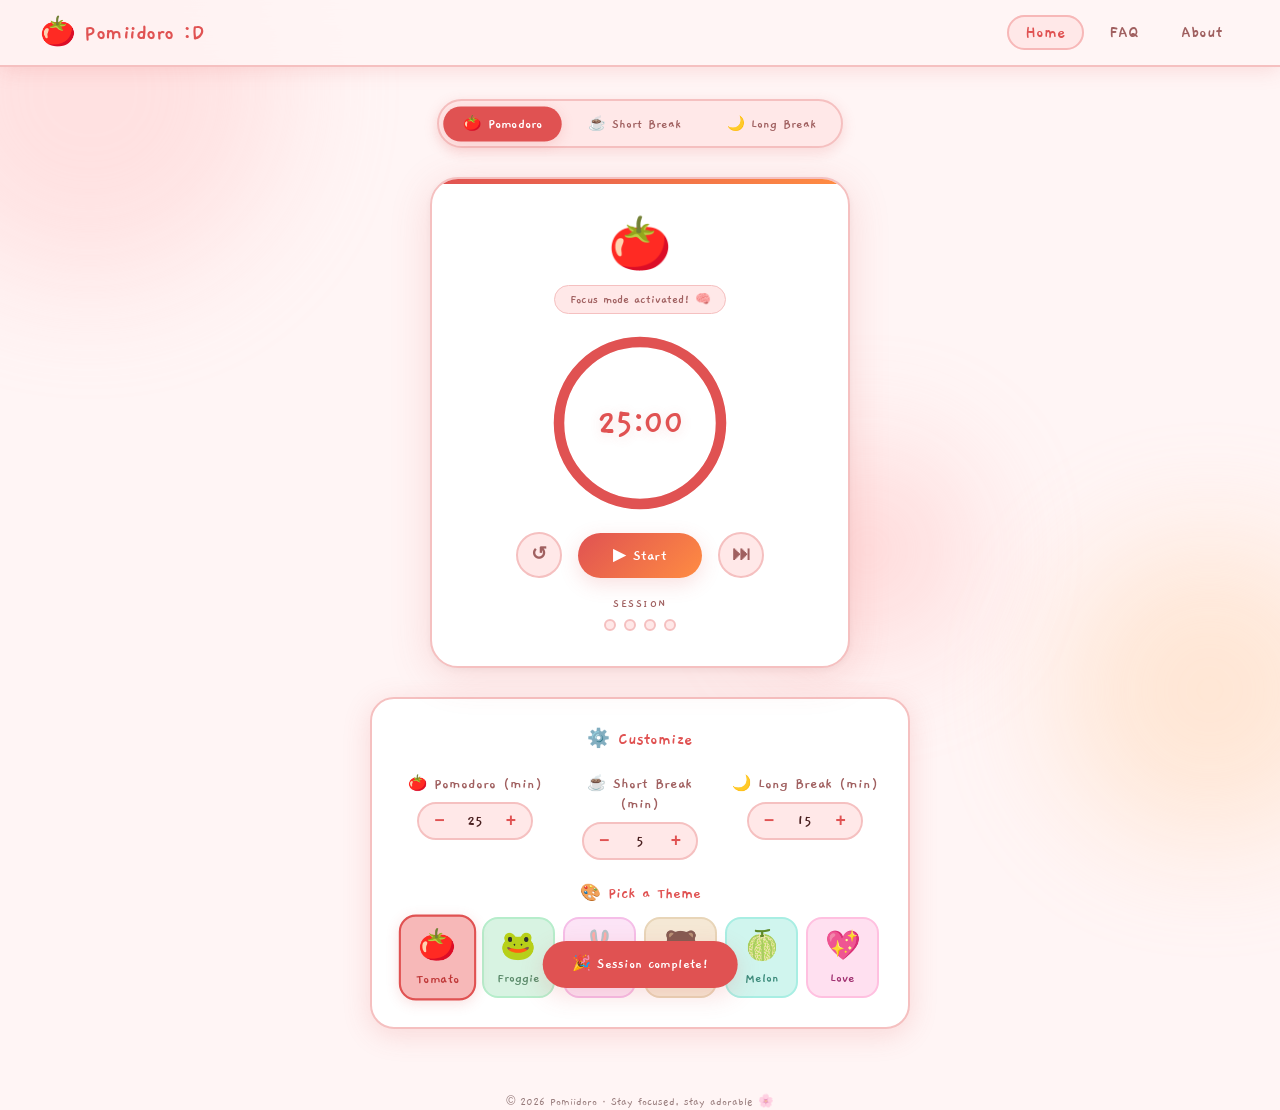
<file: index.html>
<!DOCTYPE html>
<html lang="en" data-theme="tomato">

<head>
    <meta charset="UTF-8" />
    <meta name="viewport" content="width=device-width, initial-scale=1.0" />
    <title>Pomiidoro 🍅</title>
    <link rel="preconnect" href="https://fonts.googleapis.com">
    <link rel="preconnect" href="https://fonts.gstatic.com" crossorigin>
    <link href="https://fonts.googleapis.com/css2?family=Gaegu:wght@400;700&display=swap" rel="stylesheet">
    <link rel="stylesheet" href="style.css">
</head>

<body>

    <!-- Floating background blobs -->
    <div class="bg-blob blob1"></div>
    <div class="bg-blob blob2"></div>
    <div class="bg-blob blob3"></div>

    <!-- NAVBAR -->
    <nav class="navbar">
        <div class="nav-brand">
            <span class="brand-emoji">🍅</span>
            <span class="brand-name">Pomiidoro :D</span>
        </div>
        <ul class="nav-links">
            <li><a href="index.html" class="nav-link active">Home</a></li>
            <li><a href="faq.html" class="nav-link">FAQ</a></li>
            <li><a href="about.html" class="nav-link">About</a></li>
        </ul>
    </nav>

    <!-- MAIN CONTENT -->
    <main class="main-container">

        <!-- Mode Tabs -->
        <div class="mode-tabs">
            <button class="mode-btn active" data-mode="pomodoro">🍅 Pomodoro</button>
            <button class="mode-btn" data-mode="short">☕ Short Break</button>
            <button class="mode-btn" data-mode="long">🌙 Long Break</button>
        </div>

        <!-- Timer Card -->
        <div class="timer-card">
            <div class="mascot-area">
                <div class="mascot" id="mascot">🍅</div>
                <div class="mascot-speech" id="mascotSpeech">Let's focus! You got this~ 💪</div>
            </div>

            <div class="timer-display">
                <span id="timerDisplay">25:00</span>
            </div>

            <div class="progress-ring-wrap">
                <svg class="progress-ring" viewBox="0 0 120 120">
                    <circle class="progress-bg" cx="60" cy="60" r="54" />
                    <circle class="progress-fill" id="progressCircle" cx="60" cy="60" r="54" />
                </svg>
            </div>

            <!-- Controls -->
            <div class="controls">
                <button class="ctrl-btn" id="resetBtn" title="Reset">↺</button>
                <button class="ctrl-btn play-btn" id="startPauseBtn">▶ Start</button>
                <button class="ctrl-btn" id="skipBtn" title="Skip">⏭</button>
            </div>

            <!-- Session counter -->
            <div class="session-info">
                <span class="session-label">Session</span>
                <div class="session-dots" id="sessionDots">
                    <span class="dot"></span>
                    <span class="dot"></span>
                    <span class="dot"></span>
                    <span class="dot"></span>
                </div>
            </div>
        </div>

        <!-- Settings Panel -->
        <div class="settings-panel">
            <h3 class="settings-title">⚙️ Customize</h3>

            <div class="settings-grid">
                <div class="setting-item">
                    <label>🍅 Pomodoro (min)</label>
                    <div class="number-input">
                        <button class="num-btn" onclick="changeTime('pomodoro', -1)">−</button>
                        <input type="number" id="pomodoroTime" value="25" min="1" max="60" />
                        <button class="num-btn" onclick="changeTime('pomodoro', 1)">+</button>
                    </div>
                </div>
                <div class="setting-item">
                    <label>☕ Short Break (min)</label>
                    <div class="number-input">
                        <button class="num-btn" onclick="changeTime('short', -1)">−</button>
                        <input type="number" id="shortTime" value="5" min="1" max="30" />
                        <button class="num-btn" onclick="changeTime('short', 1)">+</button>
                    </div>
                </div>
                <div class="setting-item">
                    <label>🌙 Long Break (min)</label>
                    <div class="number-input">
                        <button class="num-btn" onclick="changeTime('long', -1)">−</button>
                        <input type="number" id="longTime" value="15" min="1" max="60" />
                        <button class="num-btn" onclick="changeTime('long', 1)">+</button>
                    </div>
                </div>
            </div>

            <!-- Theme Selection -->
            <div class="theme-section">
                <h4 class="theme-title">🎨 Pick a Theme</h4>
                <div class="theme-grid">
                    <button class="theme-btn active" data-theme="tomato" title="Tomato">
                        <span class="theme-emoji">🍅</span>
                        <span>Tomato</span>
                    </button>
                    <button class="theme-btn" data-theme="froggie" title="Froggie">
                        <span class="theme-emoji">🐸</span>
                        <span>Froggie</span>
                    </button>
                    <button class="theme-btn" data-theme="bunny" title="Bunny">
                        <span class="theme-emoji">🐰</span>
                        <span>Bunny</span>
                    </button>
                    <button class="theme-btn" data-theme="bear" title="Bear">
                        <span class="theme-emoji">🐻</span>
                        <span>Bear</span>
                    </button>
                    <button class="theme-btn" data-theme="melon" title="Melon">
                        <span class="theme-emoji">🍈</span>
                        <span>Melon</span>
                    </button>
                    <button class="theme-btn" data-theme="valentine" title="Valentine">
                        <span class="theme-emoji">💖</span>
                        <span>Love</span>
                    </button>
                </div>
            </div>
        </div>

    </main>

    <!-- Completion Toast -->
    <div class="toast" id="toast">
        <span id="toastMsg">🎉 Session complete!</span>
    </div>
    <!-- FOOTER -->
    <footer class="footer">
        <p class="footer-sub">© 2026 Pomiidoro · Stay focused, stay adorable 🌸</p>
    </footer>

    <script src="script.js"></script>
</body>

</html>
</file>
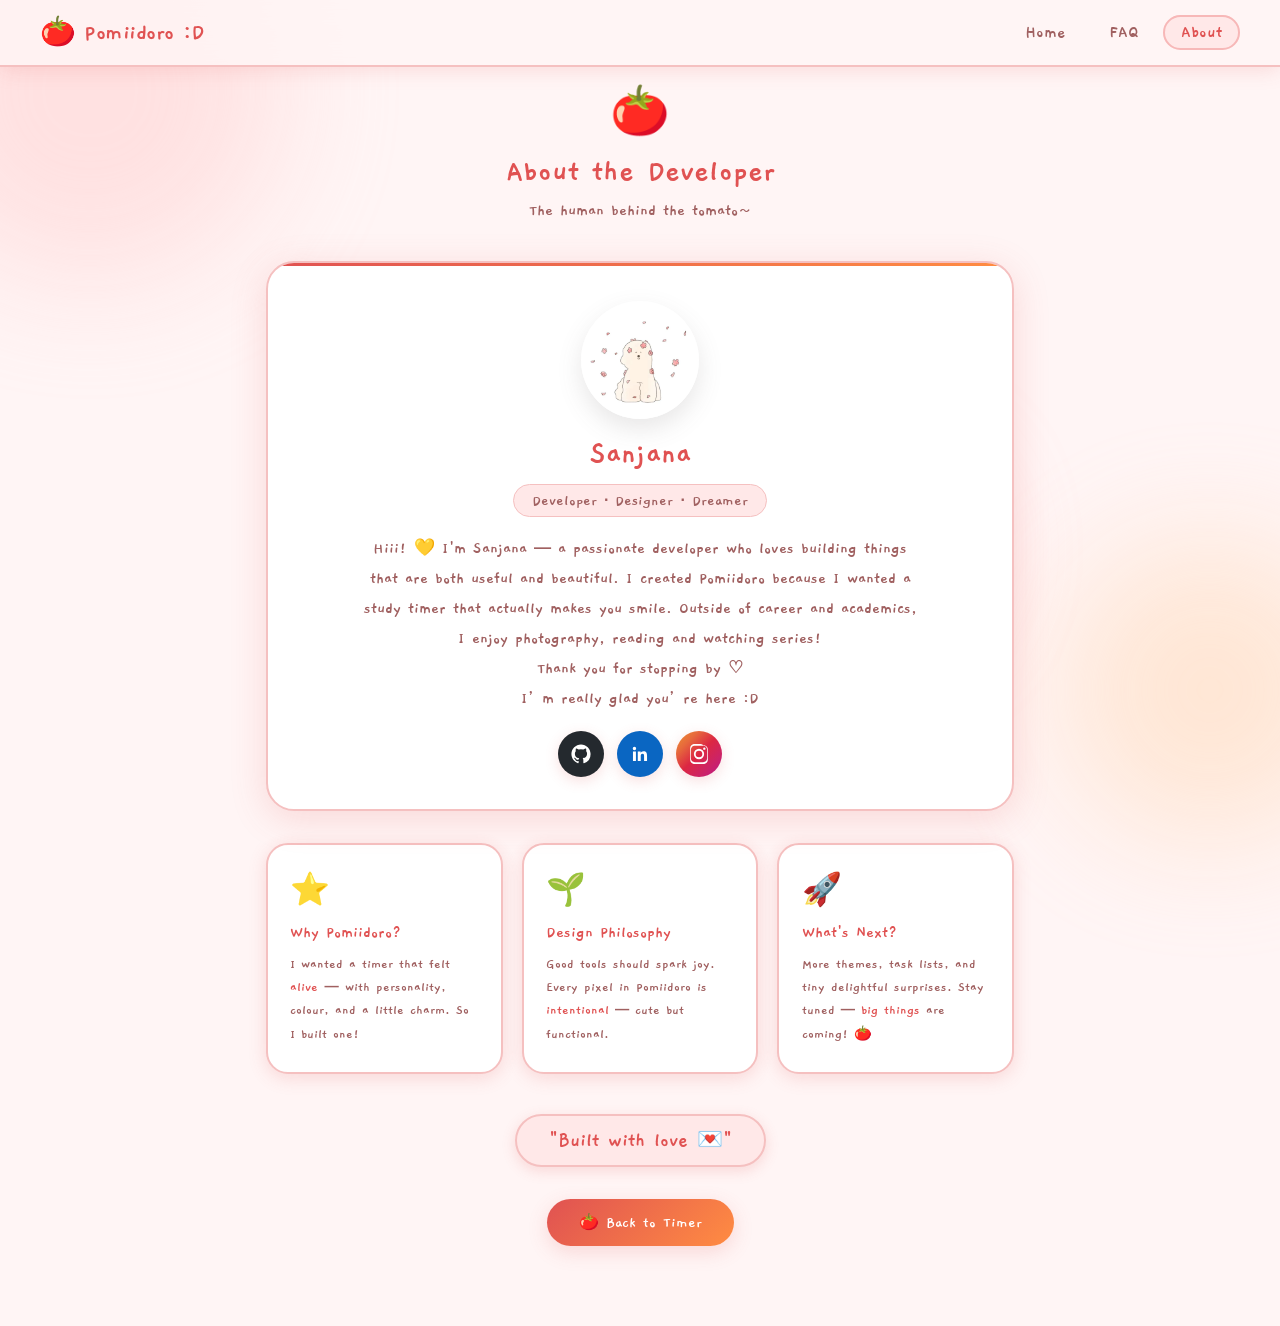
<file: about.html>
<!DOCTYPE html>
<html lang="en" data-theme="tomato">

<head>
    <meta charset="UTF-8" />
    <meta name="viewport" content="width=device-width, initial-scale=1.0" />
    <title>About – Pomiidoro 🍅</title>
    <link rel="preconnect" href="https://fonts.googleapis.com">
    <link rel="preconnect" href="https://fonts.gstatic.com" crossorigin>
    <link href="https://fonts.googleapis.com/css2?family=Gaegu:wght@400;700&display=swap" rel="stylesheet">
    <link rel="stylesheet" href="style.css">
    <style>
        .about-profile-card {
            background: var(--card);
            border: 2.5px solid var(--border);
            border-radius: 28px;
            padding: 2.4rem 2rem 2rem;
            box-shadow: 0 8px 36px var(--shadow);
            display: flex;
            flex-direction: column;
            align-items: center;
            gap: 0.75rem;
            margin-bottom: 2rem;
            position: relative;
            overflow: hidden;
        }

        .about-profile-card::before {
            content: '';
            position: absolute;
            top: 0;
            left: 0;
            right: 0;
            height: 3px;
            background: linear-gradient(90deg, var(--primary), var(--accent));
            border-radius: 28px 28px 0 0;
        }

        .profile-img {
            width: 118px;
            height: 118px;
            border-radius: 50%;
            object-fit: cover;
            box-shadow: 0 10px 25px rgba(98, 96, 96, 0.15);
        }

        .about-name {
            font-family: "Gaegu", sans-serif;
            font-size: 2rem;
            font-weight: 800;
            color: var(--primary);
            line-height: 1.1;
        }

        .about-role {
            font-size: 1rem;
            font-weight: 700;
            color: var(--text-muted);
            background: var(--bg2);
            padding: 0.35rem 1.1rem;
            border-radius: 50px;
            border: 1.5px solid var(--border);
        }

        .about-bio {
            font-size: 1.07rem;
            color: var(--text-muted);
            line-height: 1.75;
            font-weight: 600;
            text-align: center;
            max-width: 560px;
            margin-top: 0.3rem;
        }

        .social-links {
            display: flex;
            gap: 0.8rem;
            margin-top: 0.3rem;
        }

        .social-btn {
            display: flex;
            align-items: center;
            justify-content: center;
            width: 46px;
            height: 46px;
            border-radius: 50%;
            font-size: 1.2rem;
            color: #fff;
            text-decoration: none;
            transition: transform 0.2s, box-shadow 0.2s;
            box-shadow: 0 4px 14px var(--shadow);
        }

        .social-btn:hover {
            transform: translateY(-4px) scale(1.1);
            box-shadow: 0 8px 22px var(--shadow);
        }

        .social-btn.github {
            background: #24292e;
        }

        .social-btn.linkedin {
            background: #0a66c2;
        }

        .social-btn.instagram {
            background: linear-gradient(135deg, #f09433, #e6683c, #dc2743, #cc2366, #bc1888);
        }
    </style>
</head>

<body>

    <div class="bg-blob blob1"></div>
    <div class="bg-blob blob2"></div>
    <div class="bg-blob blob3"></div>

    <nav class="navbar">
        <div class="nav-brand">
            <span class="brand-emoji">🍅</span>
            <span class="brand-name">Pomiidoro :D</span>
        </div>
        <ul class="nav-links">
            <li><a href="index.html" class="nav-link">Home</a></li>
            <li><a href="faq.html" class="nav-link">FAQ</a></li>
            <li><a href="about.html" class="nav-link active">About</a></li>
        </ul>
    </nav>

    <main class="page-content">

        <div class="page-hero">
            <div class="page-mascot about-mascot">🍅</div>
            <h1 class="page-title">About the Developer</h1>
            <p class="page-subtitle">The human behind the tomato~</p>
        </div>

        <!-- Profile card -->
        <div class="about-profile-card">

            <div class="about-avatar">
                <img src="pfp.jpeg" alt="Your Photo" class="profile-img">
            </div>
            <div class="about-name">Sanjana</div>
            <div class="about-role">Developer · Designer · Dreamer</div>

            <p class="about-bio">
                Hiii! 💛 I'm Sanjana — a passionate developer who loves building things that are both useful and
                beautiful.
                I created Pomiidoro because I wanted a study timer that actually makes you smile.
                Outside of career and academics, I enjoy photography, reading and watching series!<br>
                Thank you for stopping by ♡<br>
                I’m really glad you’re here :D

            </p>

            <div class="social-links">
                <a href="https://github.com/ssanjanasharma" target="_blank" class="social-btn github" title="GitHub">
                    <svg width="20" height="20" viewBox="0 0 24 24" fill="currentColor">
                        <path
                            d="M12 .5C5.65.5.5 5.65.5 12c0 5.1 3.29 9.43 7.86 10.96.57.1.78-.25.78-.55v-1.93c-3.19.69-3.86-1.54-3.86-1.54-.52-1.33-1.27-1.68-1.27-1.68-1.04-.71.08-.7.08-.7 1.15.08 1.75 1.18 1.75 1.18 1.02 1.75 2.68 1.24 3.33.95.1-.74.4-1.24.72-1.52-2.55-.29-5.23-1.27-5.23-5.67 0-1.25.45-2.27 1.18-3.07-.12-.29-.51-1.45.11-3.02 0 0 .96-.31 3.15 1.17a10.93 10.93 0 0 1 5.74 0c2.18-1.48 3.14-1.17 3.14-1.17.63 1.57.23 2.73.11 3.02.74.8 1.18 1.82 1.18 3.07 0 4.41-2.69 5.38-5.25 5.66.41.36.78 1.07.78 2.15v3.19c0 .3.2.66.79.55A11.51 11.51 0 0 0 23.5 12C23.5 5.65 18.35.5 12 .5z" />
                    </svg>
                </a>
                <a href="https://www.linkedin.com/in/sanjana-kumari-sharma/" target="_blank" class="social-btn linkedin"
                    title="LinkedIn">
                    <svg width="20" height="20" viewBox="0 0 24 24" fill="currentColor">
                        <path
                            d="M20.45 20.45h-3.56v-5.57c0-1.33-.03-3.04-1.85-3.04-1.86 0-2.14 1.45-2.14 2.95v5.66H9.34V9h3.42v1.56h.05c.48-.9 1.64-1.85 3.37-1.85 3.6 0 4.27 2.37 4.27 5.45v6.29zM5.34 7.43a2.07 2.07 0 1 1 0-4.14 2.07 2.07 0 0 1 0 4.14zM3.56 20.45h3.56V9H3.56v11.45z" />
                    </svg>
                </a>
                <a href="https://www.instagram.com/ssanjana___/" target="_blank" class="social-btn instagram"
                    title="Instagram">
                    <svg width="20" height="20" viewBox="0 0 24 24" fill="currentColor">
                        <path
                            d="M12 2.163c3.204 0 3.584.012 4.85.07 1.366.062 2.633.337 3.608 1.312.975.975 1.25 2.242 1.312 3.608.058 1.265.07 1.645.07 4.847s-.012 3.582-.07 4.847c-.062 1.366-.337 2.633-1.312 3.608-.975.975-2.242 1.25-3.608 1.312-1.266.058-1.646.07-4.85.07s-3.584-.012-4.85-.07c-1.366-.062-2.633-.337-3.608-1.312-.975-.975-1.25-2.242-1.312-3.608C2.175 15.582 2.163 15.202 2.163 12s.012-3.584.07-4.85c.062-1.366.337-2.633 1.312-3.608.975-.975 2.242-1.25 3.608-1.312 1.266-.058 1.646-.07 4.85-.07zm0-2.163c-3.259 0-3.667.014-4.947.072-1.609.073-3.033.402-4.153 1.522C1.78 2.714 1.451 4.138 1.378 5.747 1.32 7.027 1.306 7.435 1.306 12s.014 4.973.072 6.253c.073 1.609.402 3.033 1.522 4.153 1.12 1.12 2.544 1.449 4.153 1.522 1.28.058 1.688.072 4.947.072s3.667-.014 4.947-.072c1.609-.073 3.033-.402 4.153-1.522 1.12-1.12 1.449-2.544 1.522-4.153.058-1.28.072-1.688.072-4.947s-.014-4.973-.072-6.253c-.073-1.609-.402-3.033-1.522-4.153-1.12-1.12-2.544-1.449-4.153-1.522C15.667.014 15.259 0 12 0zm0 5.838a6.162 6.162 0 1 0 0 12.324 6.162 6.162 0 0 0 0-12.324zm0 10.162a4 4 0 1 1 0-8 4 4 0 0 1 0 8zm6.406-11.845a1.44 1.44 0 1 0 0 2.881 1.44 1.44 0 0 0 0-2.881z" />
                    </svg>
                </a>
            </div>

        </div>

        <!-- Info cards -->
        <div class="about-cards">
            <div class="about-card">
                <div class="about-card-icon">⭐</div>
                <h3>Why Pomiidoro?</h3>
                <p>I wanted a timer that felt <em>alive</em> — with personality, colour, and a little charm. So I built
                    one!</p>
            </div>
            <div class="about-card">
                <div class="about-card-icon">🌱</div>
                <h3>Design Philosophy</h3>
                <p>Good tools should spark joy. Every pixel in Pomiidoro is <em>intentional</em> — cute but functional.
                </p>
            </div>
            <div class="about-card">
                <div class="about-card-icon">🚀</div>
                <h3>What's Next?</h3>
                <p>More themes, task lists, and tiny delightful surprises. Stay tuned — <em>big things</em> are coming!
                    🍅</p>
            </div>
        </div>

        <!-- Tagline -->
        <div class="about-tagline">
            <span class="tagline-text">"Built with love 💌"</span>
        </div>

        <!-- Back to timer (bottom) -->
        <div class="page-footer-link">
            <a href="index.html" class="back-btn">🍅 Back to Timer</a>
        </div>

    </main>

    <script>
        const saved = localStorage.getItem('pomiidoro-theme');
        if (saved) document.documentElement.setAttribute('data-theme', saved);
    </script>

</body>

</html>
</file>
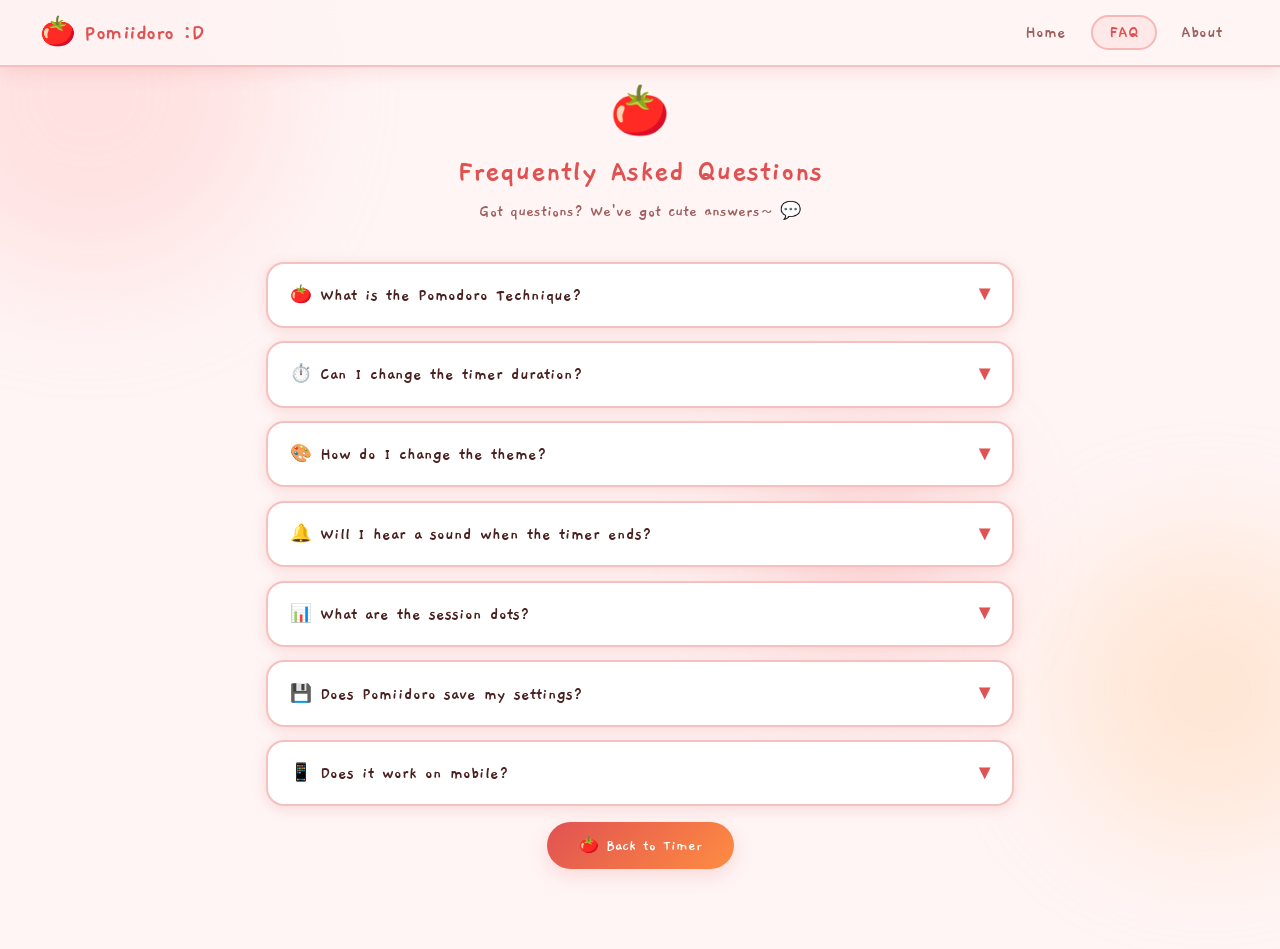
<file: faq.html>
<!DOCTYPE html>
<html lang="en" data-theme="tomato">

<head>
    <meta charset="UTF-8" />
    <meta name="viewport" content="width=device-width, initial-scale=1.0" />
    <title>FAQ – Pomiidoro 🍅</title>
    <link rel="preconnect" href="https://fonts.googleapis.com">
    <link rel="preconnect" href="https://fonts.gstatic.com" crossorigin>
    <link href="https://fonts.googleapis.com/css2?family=Gaegu:wght@400;700&display=swap" rel="stylesheet">
    <link rel="stylesheet" href="style.css">
</head>

<body>

    <div class="bg-blob blob1"></div>
    <div class="bg-blob blob2"></div>
    <div class="bg-blob blob3"></div>

    <nav class="navbar">
        <div class="nav-brand">
            <span class="brand-emoji">🍅</span>
            <span class="brand-name">Pomiidoro :D</span>
        </div>
        <ul class="nav-links">
            <li><a href="index.html" class="nav-link">Home</a></li>
            <li><a href="faq.html" class="nav-link active">FAQ</a></li>
            <li><a href="about.html" class="nav-link">About</a></li>
        </ul>
    </nav>

    <main class="page-content">
        <div class="page-hero">
            <div class="page-mascot">🍅</div>
            <h1 class="page-title">Frequently Asked Questions</h1>
            <p class="page-subtitle">Got questions? We've got cute answers~ 💬</p>
        </div>

        <div class="faq-list">

            <div class="faq-item">
                <button class="faq-question" onclick="toggleFaq(this)">
                    <span>🍅 What is the Pomodoro Technique?</span>
                    <span class="faq-arrow">▾</span>
                </button>
                <div class="faq-answer">
                    <p>The Pomodoro Technique is a time management method developed by Francesco Cirillo. You work for
                        25 minutes (one "pomodoro"), then take a 5-minute short break. After 4 pomodoros, you take a
                        longer 15-30 minute break. It helps maintain focus and prevent burnout! ✨</p>
                </div>
            </div>

            <div class="faq-item">
                <button class="faq-question" onclick="toggleFaq(this)">
                    <span>⏱️ Can I change the timer duration?</span>
                    <span class="faq-arrow">▾</span>
                </button>
                <div class="faq-answer">
                    <p>Absolutely! Head to the Customize section on the home page. You can adjust the Pomodoro time
                        (default 25 min), Short Break (default 5 min), and Long Break (default 15 min) to whatever works
                        best for you~ 🎯</p>
                </div>
            </div>

            <div class="faq-item">
                <button class="faq-question" onclick="toggleFaq(this)">
                    <span>🎨 How do I change the theme?</span>
                    <span class="faq-arrow">▾</span>
                </button>
                <div class="faq-answer">
                    <p>In the Customize panel on the home page, scroll down to "Pick a Theme". You can choose from
                        Tomato 🍅, Froggie 🐸, Bunny 🐰, Bear 🐻, Melon 🍈, or Valentine 💖. Each theme changes the
                        whole color palette of the app!</p>
                </div>
            </div>

            <div class="faq-item">
                <button class="faq-question" onclick="toggleFaq(this)">
                    <span>🔔 Will I hear a sound when the timer ends?</span>
                    <span class="faq-arrow">▾</span>
                </button>
                <div class="faq-answer">
                    <p>Yes! Pomiidoro plays a soft notification sound and shows a toast message when your session ends,
                        so you don't have to stare at the screen the whole time. Just focus on your work~ 🎵</p>
                </div>
            </div>

            <div class="faq-item">
                <button class="faq-question" onclick="toggleFaq(this)">
                    <span>📊 What are the session dots?</span>
                    <span class="faq-arrow">▾</span>
                </button>
                <div class="faq-answer">
                    <p>The four dots below the timer represent your progress through one full Pomodoro cycle (4
                        sessions). Each time you complete a Pomodoro, a dot fills up. After 4 dots (one full cycle), you
                        earn a long break! 🎉</p>
                </div>
            </div>

            <div class="faq-item">
                <button class="faq-question" onclick="toggleFaq(this)">
                    <span>💾 Does Pomiidoro save my settings?</span>
                    <span class="faq-arrow">▾</span>
                </button>
                <div class="faq-answer">
                    <p>Your theme and custom timer settings are saved automatically in your browser's local storage, so
                        they'll be there the next time you visit! No account needed 🌟</p>
                </div>
            </div>

            <div class="faq-item">
                <button class="faq-question" onclick="toggleFaq(this)">
                    <span>📱 Does it work on mobile?</span>
                    <span class="faq-arrow">▾</span>
                </button>
                <div class="faq-answer">
                    <p>Yes! Pomiidoro is fully responsive and works beautifully on phones and tablets. Study anywhere,
                        anytime~ 📚✨</p>
                </div>
            </div>

        </div>

        <div class="page-footer-link">
            <a href="index.html" class="back-btn">🍅 Back to Timer</a>
        </div>
    </main>

    <script>
        function toggleFaq(btn) {
            const item = btn.parentElement;
            const isOpen = item.classList.contains('open');
            document.querySelectorAll('.faq-item').forEach(i => i.classList.remove('open'));
            if (!isOpen) item.classList.add('open');
        }
        // apply saved theme
        const saved = localStorage.getItem('pomiidoro-theme');
        if (saved) document.documentElement.setAttribute('data-theme', saved);
    </script>
</body>

</html>
</file>
<file: style.css>
@import url('https://fonts.googleapis.com/css2?family=Gaegu:wght@300;400;700&display=swap');

/* ---------- CSS RESET ---------- */
*,
*::before,
*::after {
    box-sizing: border-box;
    margin: 0;
    padding: 0;
}

/* THEME VARIABLES */

[data-theme="tomato"] {
    --primary: #e05252;
    --primary-dark: #c03a3a;
    --primary-light: #f7b8b8;
    --accent: #ff8c42;
    --bg: #fff5f5;
    --bg2: #ffe8e8;
    --card: #ffffff;
    --text: #4a2020;
    --text-muted: #a06060;
    --border: #f5c0c0;
    --dot-fill: #e05252;
    --blob1: #ffcaca;
    --blob2: #ffd6b0;
    --blob3: #ffb8b8;
    --mascot: "🍅";
    --progress-stroke: #e05252;
    --nav-bg: rgba(255, 245, 245, 0.85);
    --shadow: rgba(224, 82, 82, 0.18);
    --btn-hover: #c03a3a;
}

[data-theme="froggie"] {
    --primary: #4caf74;
    --primary-dark: #388a57;
    --primary-light: #b6edcb;
    --accent: #a3e635;
    --bg: #f2faf4;
    --bg2: #d8f3e2;
    --card: #ffffff;
    --text: #1a3d28;
    --text-muted: #5a8a6a;
    --border: #b6edcb;
    --dot-fill: #4caf74;
    --blob1: #c8f0d6;
    --blob2: #dff5e4;
    --blob3: #b8e8c8;
    --mascot: "🐸";
    --progress-stroke: #4caf74;
    --nav-bg: rgba(242, 250, 244, 0.85);
    --shadow: rgba(76, 175, 116, 0.18);
    --btn-hover: #388a57;
}

[data-theme="bunny"] {
    --primary: #d966b0;
    --primary-dark: #b54494;
    --primary-light: #f9d0ee;
    --accent: #ff93d0;
    --bg: #fef5fb;
    --bg2: #fce4f6;
    --card: #ffffff;
    --text: #4a1040;
    --text-muted: #a05090;
    --border: #f5bee8;
    --dot-fill: #d966b0;
    --blob1: #fcd4f0;
    --blob2: #fde8f8;
    --blob3: #f9c0e8;
    --mascot: "🐰";
    --progress-stroke: #d966b0;
    --nav-bg: rgba(254, 245, 251, 0.85);
    --shadow: rgba(217, 102, 176, 0.18);
    --btn-hover: #b54494;
}

[data-theme="bear"] {
    --primary: #8b6f47;
    --primary-dark: #6b5030;
    --primary-light: #e8d5b8;
    --accent: #d4a96a;
    --bg: #fdf8f2;
    --bg2: #f5e8d5;
    --card: #ffffff;
    --text: #3d2b10;
    --text-muted: #8a7050;
    --border: #e8d5b8;
    --dot-fill: #8b6f47;
    --blob1: #f0e0c8;
    --blob2: #f5ead8;
    --blob3: #e8d4b8;
    --mascot: "🐻";
    --progress-stroke: #8b6f47;
    --nav-bg: rgba(253, 248, 242, 0.85);
    --shadow: rgba(139, 111, 71, 0.18);
    --btn-hover: #6b5030;
}

[data-theme="melon"] {
    --primary: #2ec4a6;
    --primary-dark: #1a9a82;
    --primary-light: #a8eee3;
    --accent: #f7c59f;
    --bg: #f0fdfb;
    --bg2: #d0f5ee;
    --card: #ffffff;
    --text: #0d3d34;
    --text-muted: #3a8a7a;
    --border: #a8eee3;
    --dot-fill: #2ec4a6;
    --blob1: #b8f0e6;
    --blob2: #d8f8f0;
    --blob3: #a0ead8;
    --mascot: "🍈";
    --progress-stroke: #2ec4a6;
    --nav-bg: rgba(240, 253, 251, 0.85);
    --shadow: rgba(46, 196, 166, 0.18);
    --btn-hover: #1a9a82;
}

[data-theme="valentine"] {
    --primary: #e84393;
    --primary-dark: #c02075;
    --primary-light: #ffc0e0;
    --accent: #ff6eb4;
    --bg: #fff5f9;
    --bg2: #ffe0f0;
    --card: #ffffff;
    --text: #4a0028;
    --text-muted: #a03070;
    --border: #ffc0e0;
    --dot-fill: #e84393;
    --blob1: #ffd0e8;
    --blob2: #ffe8f4;
    --blob3: #ffb8d8;
    --mascot: "💖";
    --progress-stroke: #e84393;
    --nav-bg: rgba(255, 245, 249, 0.85);
    --shadow: rgba(232, 67, 147, 0.18);
    --btn-hover: #c02075;
}

/* BASE*/
html {
    scroll-behavior: smooth;
}

body {
    font-family: "Gaegu", sans-serif;
    background-color: var(--bg);
    color: var(--text);
    min-height: 100vh;
    overflow-x: hidden;
    transition: background-color 0.5s ease, color 0.5s ease;
}

/* =============================================
   BACKGROUND BLOBS
   ============================================= */
.bg-blob {
    position: fixed;
    border-radius: 50%;
    filter: blur(60px);
    opacity: 0.45;
    pointer-events: none;
    z-index: 0;
    animation: blobFloat 8s ease-in-out infinite alternate;
}

.blob1 {
    width: 380px;
    height: 380px;
    background: var(--blob1);
    top: -100px;
    left: -100px;
}

.blob2 {
    width: 300px;
    height: 300px;
    background: var(--blob2);
    bottom: 60px;
    right: -80px;
    animation-delay: 2s;
}

.blob3 {
    width: 200px;
    height: 200px;
    background: var(--blob3);
    top: 50%;
    left: 60%;
    animation-delay: 4s;
}

@keyframes blobFloat {
    0% {
        transform: translate(0, 0) scale(1);
    }

    100% {
        transform: translate(30px, 20px) scale(1.07);
    }
}

/* =============================================
   NAVBAR
   ============================================= */
.navbar {
    position: sticky;
    top: 0;
    z-index: 100;
    display: flex;
    align-items: center;
    justify-content: space-between;
    padding: 0.85rem 2.5rem;
    background: var(--nav-bg);
    backdrop-filter: blur(14px);
    border-bottom: 2px solid var(--border);
    box-shadow: 0 2px 20px var(--shadow);
    transition: background 0.5s ease;
}

.nav-brand {
    display: flex;
    align-items: center;
    gap: 0.5rem;
    text-decoration: none;
    cursor: default;
}

.brand-emoji {
    font-size: 1.8rem;
    animation: spinBounce 3s ease-in-out infinite;
    display: inline-block;
}

@keyframes spinBounce {

    0%,
    100% {
        transform: rotate(-8deg) scale(1);
    }

    50% {
        transform: rotate(8deg) scale(1.15);
    }
}

.brand-name {
    font-family: "Gaegu", sans-serif;
    font-size: 1.50rem;
    font-weight: 800;
    color: var(--primary);
    letter-spacing: -0.5px;
    transition: color 0.5s ease;
}

.nav-links {
    display: flex;
    list-style: none;
    gap: 0.4rem;
}

.nav-link {
    font-family: "Gaegu", sans-serif;
    font-weight: 700;
    font-size: 1.1rem;
    text-decoration: none;
    color: var(--text-muted);
    padding: 0.45rem 1rem;
    border-radius: 50px;
    transition: all 0.25s ease;
    border: 2px solid transparent;
}

.nav-link:hover,
.nav-link.active {
    color: var(--primary);
    background: var(--bg2);
    border-color: var(--primary-light);
}

/* =============================================
   MAIN CONTAINER
   ============================================= */
.main-container {
    position: relative;
    z-index: 1;
    max-width: 700px;
    margin: 0 auto;
    padding: 2rem 1.5rem 4rem;
    display: flex;
    flex-direction: column;
    align-items: center;
    gap: 1.8rem;
}

/* =============================================
   MODE TABS
   ============================================= */
.mode-tabs {
    display: flex;
    gap: 0.5rem;
    background: var(--bg2);
    border-radius: 50px;
    padding: 0.35rem;
    border: 2px solid var(--border);
    box-shadow: 0 4px 14px var(--shadow);
}

.mode-btn {
    font-family: "Gaegu", sans-serif;
    font-weight: 700;
    font-size: 0.90rem;
    padding: 0.5rem 1.2rem;
    border: none;
    border-radius: 50px;
    background: transparent;
    color: var(--text-muted);
    cursor: pointer;
    transition: all 0.25s ease;
}

.mode-btn:hover {
    color: var(--primary);
    background: var(--bg);
}

.mode-btn.active {
    background: var(--primary);
    color: #fff;
    box-shadow: 0 3px 12px var(--shadow);
    transform: scale(1.03);
}

/* =============================================
   TIMER CARD
   ============================================= */
.timer-card {
    background: var(--card);
    border-radius: 28px;
    padding: 2.2rem 2rem;
    box-shadow: 0 8px 40px var(--shadow), 0 2px 8px rgba(0, 0, 0, 0.05);
    border: 2.5px solid var(--border);
    width: 100%;
    max-width: 420px;
    display: flex;
    flex-direction: column;
    align-items: center;
    gap: 1.2rem;
    position: relative;
    overflow: hidden;
    transition: border-color 0.5s ease, box-shadow 0.5s ease;
}

.timer-card::before {
    content: '';
    position: absolute;
    top: 0;
    left: 0;
    right: 0;
    height: 5px;
    background: linear-gradient(90deg, var(--primary), var(--accent));
    border-radius: 28px 28px 0 0;
}

/* Mascot */
.mascot-area {
    display: flex;
    flex-direction: column;
    align-items: center;
    gap: 0.3rem;
}

.mascot {
    font-size: 3.2rem;
    animation: mascotBounce 2.5s ease-in-out infinite;
    display: inline-block;
    cursor: default;
    user-select: none;
    transition: font-size 0.3s;
}

@keyframes mascotBounce {

    0%,
    100% {
        transform: translateY(0) rotate(-5deg);
    }

    50% {
        transform: translateY(-10px) rotate(5deg);
    }
}

.mascot-speech {
    font-size: 0.8rem;
    font-weight: 600;
    color: var(--text-muted);
    background: var(--bg2);
    padding: 0.3rem 0.9rem;
    border-radius: 50px;
    border: 1.5px solid var(--border);
    white-space: nowrap;
    animation: fadeIn 0.4s ease;
}

@keyframes fadeIn {
    from {
        opacity: 0;
        transform: translateY(4px);
    }

    to {
        opacity: 1;
        transform: translateY(0);
    }
}

/* Progress Ring */
.progress-ring-wrap {
    position: relative;
    width: 180px;
    height: 180px;
    display: flex;
    align-items: center;
    justify-content: center;
}

.progress-ring {
    position: absolute;
    top: 0;
    left: 0;
    width: 100%;
    height: 100%;
    transform: rotate(-90deg);
}

.progress-bg {
    fill: none;
    stroke: var(--bg2);
    stroke-width: 7;
}

.progress-fill {
    fill: none;
    stroke: var(--progress-stroke);
    stroke-width: 7;
    stroke-linecap: round;
    stroke-dasharray: 339.3;
    /* 2π×54 */
    stroke-dashoffset: 0;
    transition: stroke-dashoffset 1s linear, stroke 0.5s ease;
}

/* Timer Display (overlaid on ring via absolute) */
.timer-display {
    position: absolute;
    font-family: "Gaegu", sans-serif;
    font-size: 2.4rem;
    font-weight: 800;
    color: var(--primary);
    letter-spacing: -2px;
    line-height: 1;
    pointer-events: none;
    transition: color 0.5s ease;
    text-shadow: 0 2px 12px var(--shadow);
    /* Center inside .progress-ring-wrap */
    top: 50%;
    left: 50%;
    transform: translate(-50%, -50%);
}

/* Controls */
.controls {
    display: flex;
    align-items: center;
    gap: 1rem;
}

.ctrl-btn {
    font-family: "Gaegu", sans-serif;
    font-weight: 700;
    border: none;
    cursor: pointer;
    border-radius: 50px;
    transition: all 0.2s ease;
    outline: none;
}

.ctrl-btn:not(.play-btn) {
    background: var(--bg2);
    color: var(--text-muted);
    border: 2px solid var(--border);
    width: 46px;
    height: 46px;
    font-size: 1.2rem;
    display: flex;
    align-items: center;
    justify-content: center;
}

.ctrl-btn:not(.play-btn):hover {
    background: var(--primary-light);
    color: var(--primary-dark);
    transform: scale(1.1);
}

.play-btn {
    background: linear-gradient(135deg, var(--primary), var(--accent));
    color: #fff;
    font-size: 1rem;
    padding: 0.75rem 2.2rem;
    box-shadow: 0 6px 20px var(--shadow);
    letter-spacing: 0.3px;
}

.play-btn:hover {
    transform: scale(1.05) translateY(-2px);
    box-shadow: 0 10px 28px var(--shadow);
}

.play-btn:active {
    transform: scale(0.97);
}

/* Session Dots */
.session-info {
    display: flex;
    flex-direction: column;
    align-items: center;
    gap: 0.4rem;
}

.session-label {
    font-size: 0.72rem;
    font-weight: 700;
    text-transform: uppercase;
    letter-spacing: 1.5px;
    color: var(--text-muted);
}

.session-dots {
    display: flex;
    gap: 0.5rem;
}

.dot {
    width: 12px;
    height: 12px;
    border-radius: 50%;
    background: var(--bg2);
    border: 2px solid var(--border);
    transition: all 0.4s ease;
}

.dot.filled {
    background: var(--dot-fill);
    border-color: var(--primary-dark);
    transform: scale(1.2);
    box-shadow: 0 0 8px var(--shadow);
}

/* =============================================
   SETTINGS PANEL
   ============================================= */
.settings-panel {
    background: var(--card);
    border-radius: 24px;
    padding: 1.8rem;
    width: 100%;
    max-width: 540px;
    border: 2.5px solid var(--border);
    box-shadow: 0 6px 28px var(--shadow);
    display: flex;
    flex-direction: column;
    gap: 1.4rem;
    transition: border-color 0.5s ease;
}

.settings-title {
    font-family: "Gaegu", sans-serif;
    font-size: 1.15rem;
    font-weight: 800;
    color: var(--primary);
    text-align: center;
}

.settings-grid {
    display: grid;
    grid-template-columns: repeat(3, 1fr);
    gap: 1rem;
}

.setting-item {
    display: flex;
    flex-direction: column;
    gap: 0.5rem;
    align-items: center;
}

.setting-item label {
    font-size: 0.97rem;
    font-weight: 800;
    color: var(--text-muted);
    text-align: center;
    line-height: 1.3;
}

.number-input {
    display: flex;
    align-items: center;
    gap: 0.3rem;
    background: var(--bg2);
    border-radius: 50px;
    padding: 0.3rem 0.5rem;
    border: 2px solid var(--border);
}

.num-btn {
    background: none;
    border: none;
    color: var(--primary);
    font-size: 1.1rem;
    font-weight: 800;
    cursor: pointer;
    width: 24px;
    height: 24px;
    display: flex;
    align-items: center;
    justify-content: center;
    border-radius: 50%;
    transition: background 0.2s;
    line-height: 1;
}

.num-btn:hover {
    background: var(--primary-light);
}

.number-input input {
    width: 38px;
    text-align: center;
    font-family: "Gaegu", sans-serif;
    font-weight: 700;
    font-size: 1rem;
    color: var(--text);
    background: transparent;
    border: none;
    outline: none;
}

.number-input input::-webkit-inner-spin-button,
.number-input input::-webkit-outer-spin-button {
    -webkit-appearance: none;
}

/* Theme Section */
.theme-section {
    display: flex;
    flex-direction: column;
    gap: 0.8rem;
}

.theme-title {
    font-family: "Gaegu", sans-serif;
    font-size: 1.05rem;
    font-weight: 800;
    color: var(--primary);
    text-align: center;
}

.theme-grid {
    display: grid;
    grid-template-columns: repeat(6, 1fr);
    gap: 0.5rem;
}

.theme-btn {
    display: flex;
    flex-direction: column;
    align-items: center;
    gap: 0.2rem;
    padding: 0.55rem 0.3rem;
    border: 2.5px solid var(--border);
    border-radius: 16px;
    background: var(--bg2);
    cursor: pointer;
    transition: all 0.22s ease;
    font-size: 0.88rem;
    font-weight: 700;
    color: var(--text-muted);
    font-family: "Gaegu", sans-serif;
}

.theme-emoji {
    font-size: 1.8rem;
}

.theme-btn:hover {
    transform: scale(1.08);
    background: var(--primary-light);
}

.theme-btn.active {
    border-color: var(--primary);
    background: var(--primary-light);
    color: var(--primary-dark);
    box-shadow: 0 3px 12px var(--shadow);
    transform: scale(1.06);
}

/* ============================
   FOOTER
   ============================ */
.footer {
    position: relative;
    z-index: 1;
    text-align: center;
    background: var(--footer-bg);
    color: rgba(91, 54, 54, 0.8);
    font-size: 1rem;
    transition: background 0.5s;
}

.footer p+p {
    margin-top: 0.3rem;
}

.footer-sub {
    opacity: 0.8;
    font-size: 0.78rem;
}

/* =============================================
   TOAST
   ============================================= */
.toast {
    position: fixed;
    bottom: 2rem;
    left: 50%;
    transform: translateX(-50%) translateY(120px);
    background: var(--primary);
    color: #fff;
    padding: 0.85rem 1.8rem;
    border-radius: 50px;
    font-weight: 700;
    font-size: 0.95rem;
    box-shadow: 0 8px 24px var(--shadow);
    transition: transform 0.4s cubic-bezier(.34, 1.56, .64, 1);
    z-index: 999;
    white-space: nowrap;
}

.toast.show {
    transform: translateX(-50%) translateY(0);
}


/* =============================================
   PAGE CONTENT (FAQ / About)
   ============================================= */
.page-content {
    position: relative;
    z-index: 1;
    max-width: 780px;
    margin: 0 auto;
    padding: 1rem 1rem 5rem;
}

.page-hero {
    text-align: center;
    margin-bottom: 2.5rem;
    display: flex;
    flex-direction: column;
    align-items: center;
    gap: 0.6rem;
}

.page-mascot {
    font-size: 3rem;
    animation: mascotBounce 2.5s ease-in-out infinite;
    display: inline-block;
}

.about-mascot {
    transition: transform 0.3s ease;
}

.page-title {
    font-family: "Gaegu", sans-serif;
    font-size: 2rem;
    font-weight: 800;
    color: var(--primary);
    line-height: 1.1;
}

.page-subtitle {
    font-size: 1.07rem;
    color: var(--text-muted);
    font-weight: 600;
}

/* --- FAQ --- */
.faq-list {
    display: flex;
    flex-direction: column;
    gap: 0.85rem;
}

.faq-item {
    background: var(--card);
    border: 2px solid var(--border);
    border-radius: 18px;
    overflow: hidden;
    box-shadow: 0 3px 14px var(--shadow);
    transition: box-shadow 0.2s;
}

.faq-item:hover {
    box-shadow: 0 6px 22px var(--shadow);
}

.faq-question {
    width: 100%;
    background: none;
    border: none;
    padding: 1.1rem 1.4rem;
    display: flex;
    align-items: center;
    justify-content: space-between;
    font-family: "Gaegu", sans-serif;
    font-weight: 700;
    font-size: 1.1rem;
    color: var(--text);
    cursor: pointer;
    gap: 1rem;
    text-align: left;
    transition: background 0.2s;
}

.faq-question:hover {
    background: var(--bg2);
}

.faq-arrow {
    font-size: 1.3rem;
    color: var(--primary);
    transition: transform 0.3s ease;
    flex-shrink: 0;
}

.faq-item.open .faq-arrow {
    transform: rotate(180deg);
}

.faq-answer {
    max-height: 0;
    overflow: hidden;
    transition: max-height 0.4s ease, padding 0.3s ease;
    padding: 0 1.4rem;
}

.faq-item.open .faq-answer {
    max-height: 300px;
    padding: 0 1.4rem 1.2rem;
}

.faq-answer p {
    font-size: 1rem;
    color: var(--text-muted);
    line-height: 1.7;
    font-weight: 600;
    border-top: 1.5px solid var(--border);
    padding-top: 0.85rem;
}

/* --- About Cards --- */
.about-cards {
    display: grid;
    grid-template-columns: repeat(auto-fit, minmax(220px, 1fr));
    gap: 1.2rem;
    margin-bottom: 2.5rem;
}

.about-card {
    background: var(--card);
    border: 2px solid var(--border);
    border-radius: 22px;
    padding: 1.6rem 1.4rem;
    box-shadow: 0 4px 18px var(--shadow);
    display: flex;
    flex-direction: column;
    gap: 0.6rem;
    transition: transform 0.25s ease, box-shadow 0.25s ease;
}

.about-card:hover {
    transform: translateY(-5px);
    box-shadow: 0 10px 30px var(--shadow);
}

.about-card-icon {
    font-size: 2rem;
}

.about-card h3 {
    font-family: "Gaegu", sans-serif;
    font-size: 1.09rem;
    font-weight: 800;
    color: var(--primary);
}

.about-card p {
    font-size: 0.89rem;
    color: var(--text-muted);
    line-height: 1.65;
    font-weight: 600;
}

.about-card p em {
    color: var(--primary);
    font-style: normal;
    font-weight: 800;
}

.about-tagline {
    text-align: center;
    margin-bottom: 2rem;
}

.tagline-text {
    font-family: "Gaegu", sans-serif;
    font-size: 1.3rem;
    font-weight: 800;
    color: var(--primary);
    background: var(--bg2);
    padding: 0.7rem 2rem;
    border-radius: 50px;
    border: 2px solid var(--border);
    display: inline-block;
    box-shadow: 0 4px 14px var(--shadow);
}

/* Back button */
.page-footer-link {
    text-align: center;
    margin-top: 1rem;
}

.back-btn {
    display: inline-block;
    text-decoration: none;
    background: linear-gradient(135deg, var(--primary), var(--accent));
    color: #fff;
    font-weight: 800;
    font-size: 1rem;
    padding: 0.8rem 2rem;
    border-radius: 50px;
    box-shadow: 0 6px 20px var(--shadow);
    transition: transform 0.2s, box-shadow 0.2s;
}

.back-btn:hover {
    transform: translateY(-3px);
    box-shadow: 0 10px 28px var(--shadow);
}

/* =============================================
   RESPONSIVE
   ============================================= */
@media (max-width: 600px) {
    .navbar {
        padding: 0.7rem 1.2rem;
    }

    .brand-name {
        font-size: 1.25rem;
    }

    .nav-link {
        padding: 0.4rem 0.7rem;
        font-size: 0.85rem;
    }

    .settings-grid {
        grid-template-columns: 1fr;
    }

    .theme-grid {
        grid-template-columns: repeat(3, 1fr);
    }

    .timer-display {
        font-size: 2.8rem;
    }

    .mode-tabs {
        flex-wrap: wrap;
        justify-content: center;
    }

    .page-title {
        font-size: 1.8rem;
    }

    .about-cards {
        grid-template-columns: 1fr;
    }
}
</file>
